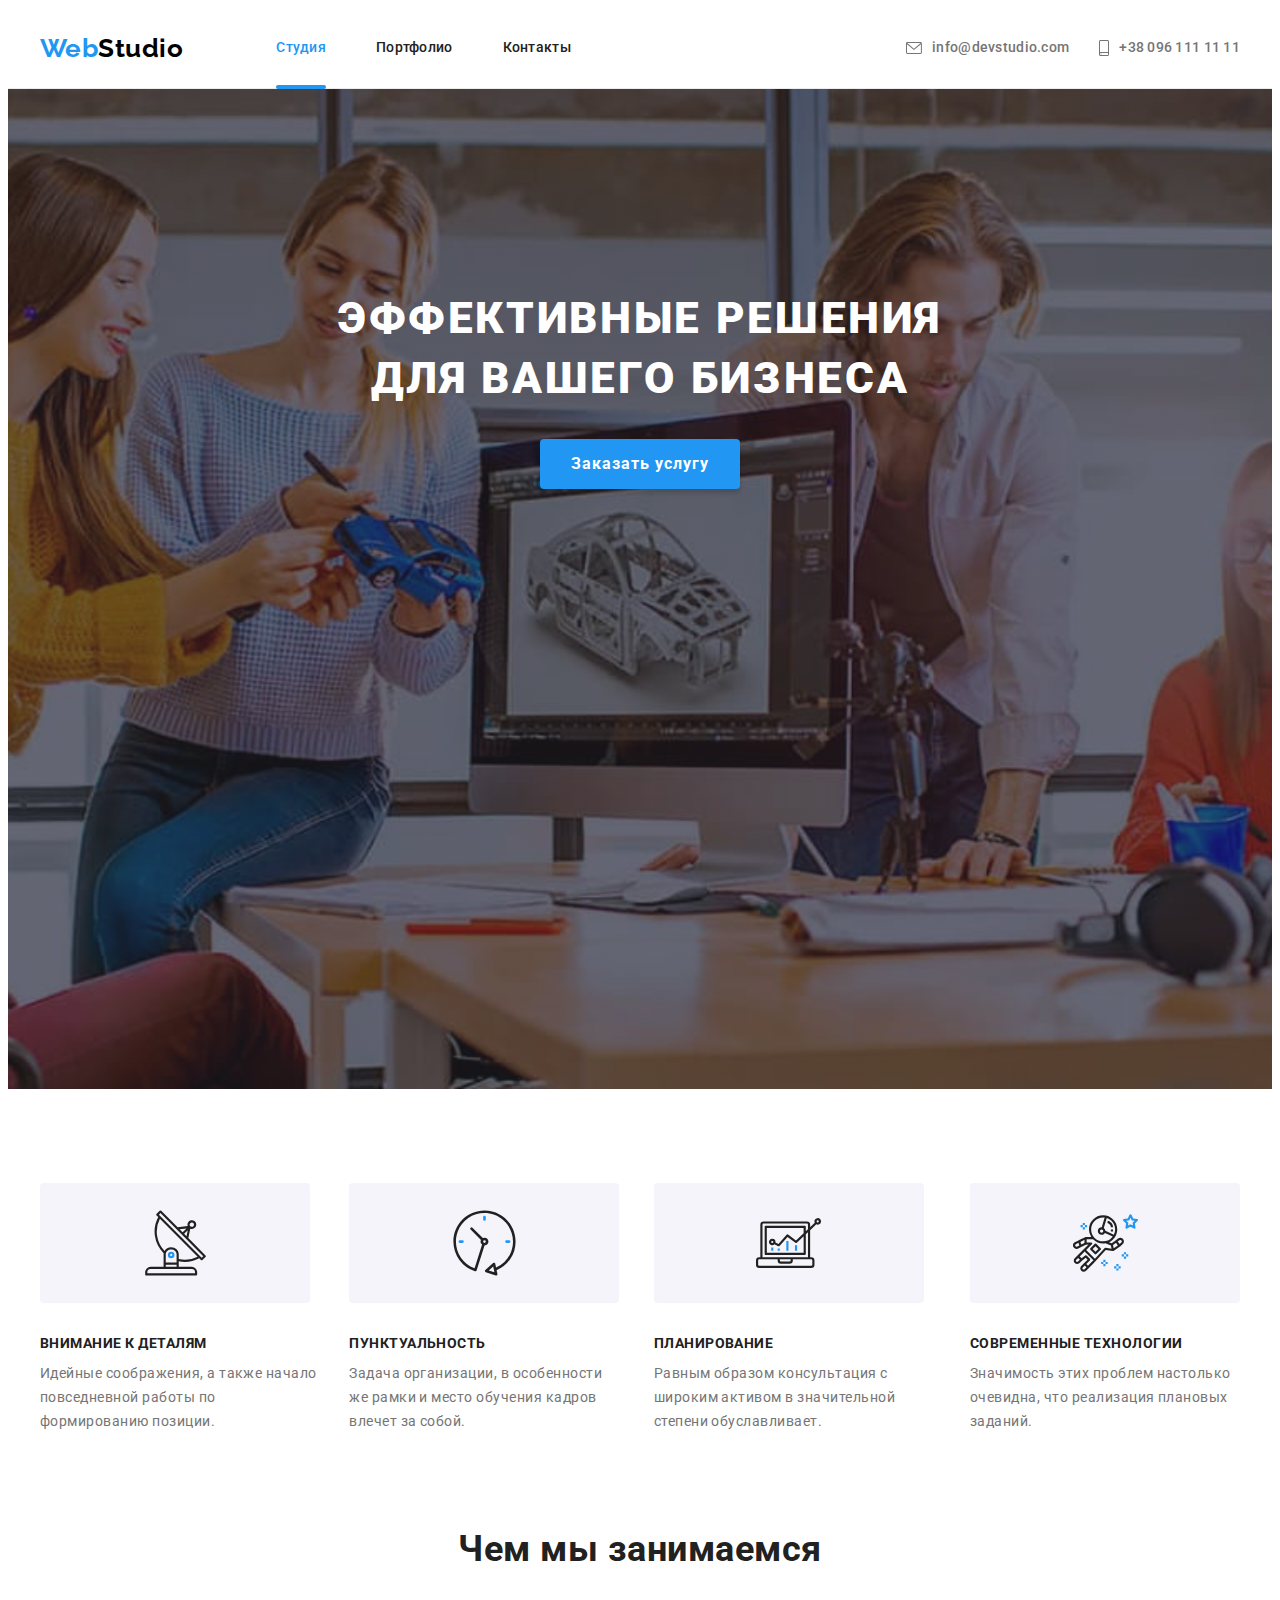
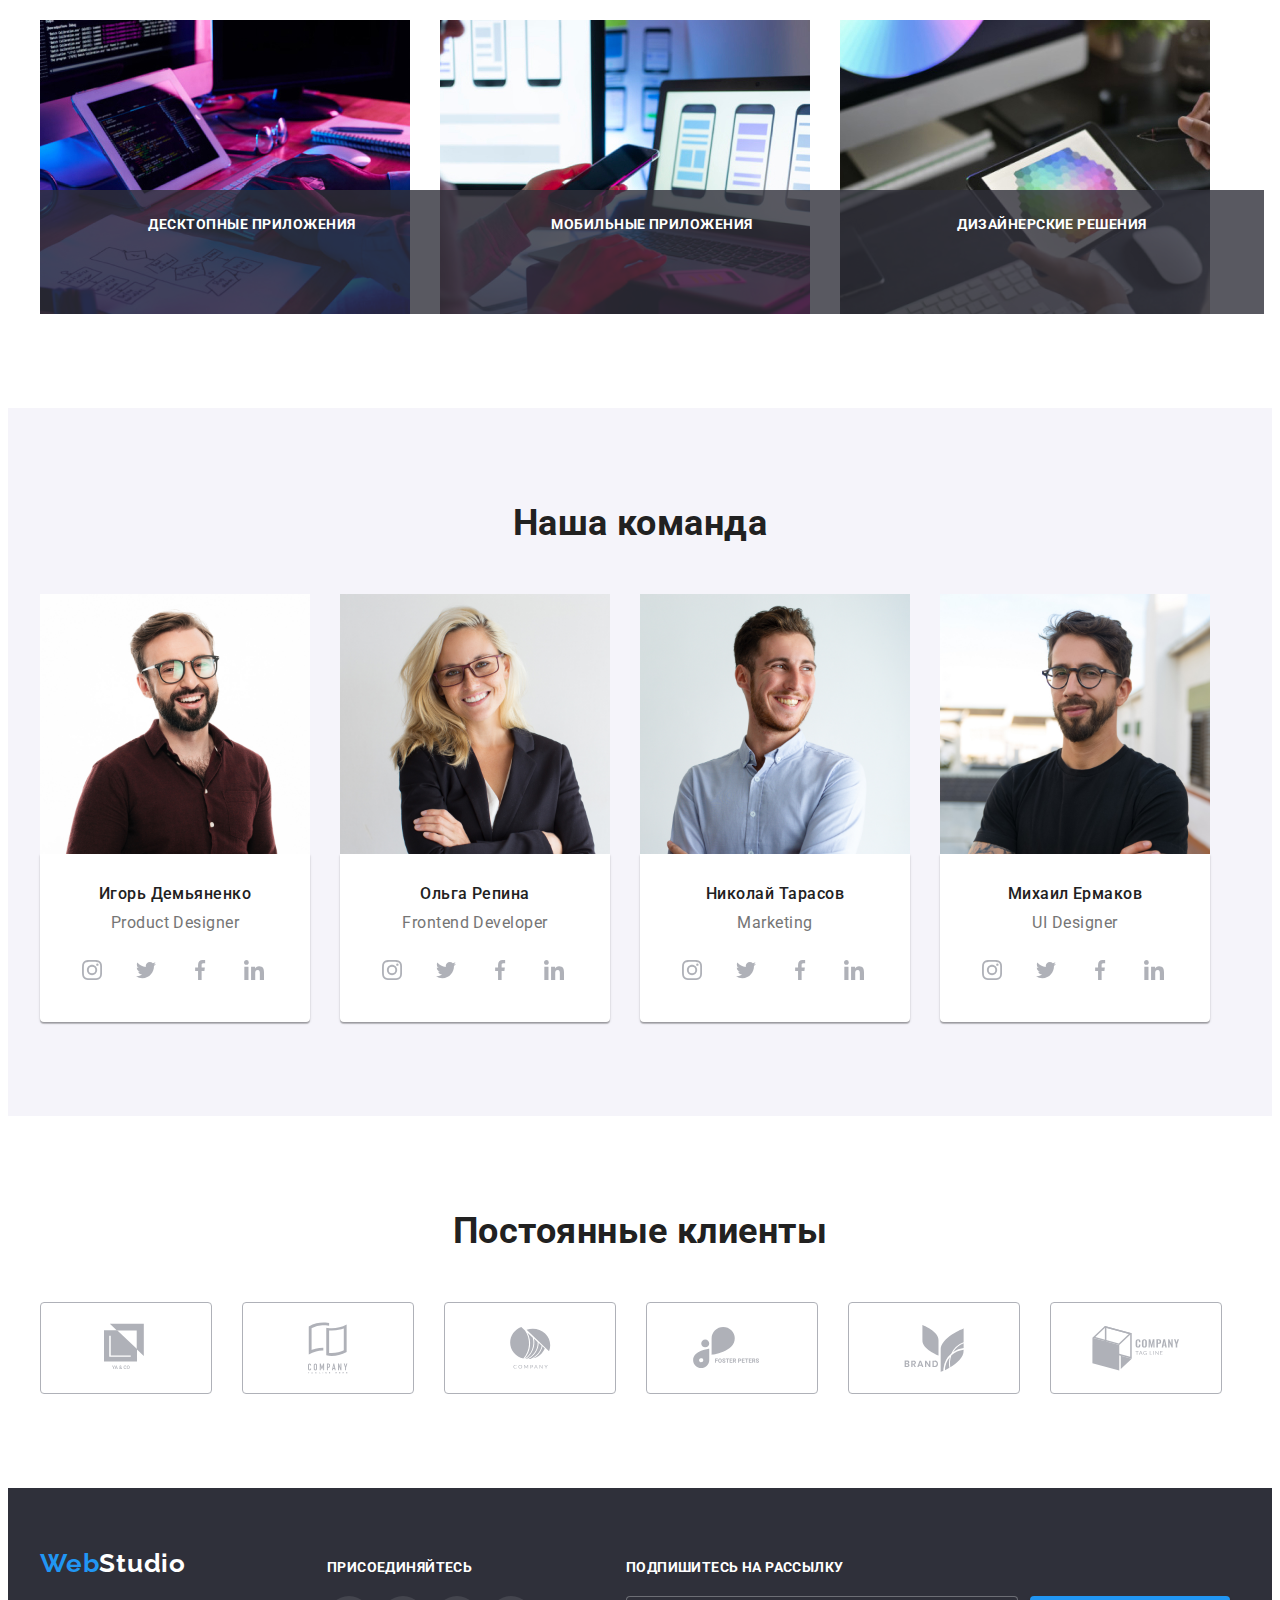
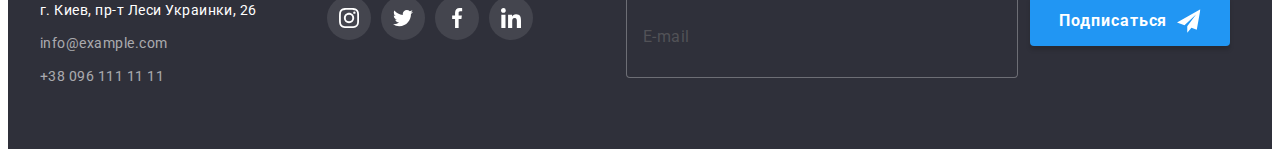
<file: index.html>
<!DOCTYPE html>
<html lang="ru">

  <head>
       <meta charset="UTF-8">
       <meta name="viewport" content="width=device-width, initial-scale=1.0">
       <title>Document</title>
        <link rel="stylesheet" href="https://cdnjs.cloudflare.com/ajax/libs/modern-normalize/1.0.0/modern-normalize.min.css"
        integrity="sha512-ISS7cAi1PEhQ8jnbJpJZMd29NlhNj4AWYyLOSp2CE/CsHxTCu+r+t0D2yoJudVrd0/8fTVPUVDzY5Tvli75u/g=="
        crossorigin="anonymous"/>
        <link rel="preconnect" href="https://fonts.gstatic.com">
        <link href="https://fonts.googleapis.com/css2?family=Raleway:wght@700&family=Roboto:wght@400;500;700;900&display=swap"
        rel="stylesheet">
       <link rel="stylesheet" href="./css/styles.css" />
 <body>
      <!--Header container-->
     <header class="header">
         <div class="container">
              <nav class="navigation">
                   <a href="#" lang="en" class="logo"><span class="accent">Web</span>Studio</a>
                   <ul class="site-nav list">
                      <li class="nav-item"><a href="" class="link current">Студия</a></li>
                      <li class="nav-item"><a href="./portfolio.html" class="link">Портфолио</a></li>
                      <li class="nav-item"><a href="" class="link">Контакты</a></li>
                  </ul>
             </nav>
              <ul class="contact list">
                <li class= "mailto">
                      <a href="mailto:info@devstudio.com" class="link-contact mail">
                         <svg width="16" height="12" class="envelope">
                            <use href="./images/sprite.svg#envelope"></use>
                         </svg>info@devstudio.com
                     </a>
                </li>
                <li>
                      <a href="tel:+380961111111" class="link-contact">
                         <svg width="10" height="16" class="smartphone">
                              <use href="./images/sprite.svg#smartphone"></use>
                         </svg>+38 096 111 11 11
                      </a>
                </li>
              </ul>
        </div>
      </header>
      <main>
          <!--Hero-->
          <section class="section hero">
                 <h1 class="hero-title">Эффективные решения <br> для вашего бизнеса</h1>
                 <button class="btn-hero" type="button" data-modal-open>Заказать услугу</button>
          </section>
          <!--Feature-->
          <section class="section feature">
             <div class="container">
                  <ul class="features list">
                      <li class="list-item">
                         <div class="features-icon">
                             <svg width="65" height="70" class="antenna">
                            <use href="./images/sprite.svg#antenna"></use></svg>
                         </div>
                         <h3 class="features title">Внимание к деталям</h3>
                         <p class="text">Идейные соображения, а также начало повседневной работы по формированию позиции.</p>
                      </li>
                      <li class="list-item">
                         <div class="features-icon">
                            <svg width="65" height="70" class="clock">
                              <use href="./images/sprite.svg#clock"></use></svg>
                         </div>
                         <h3 class="features title">Пунктуальность</h3>
                         <p class="text">Задача организации, в особенности же рамки и место обучения кадров влечет за собой.</p>
                      </li>
                       <li class="list-item">
                         <div class="features-icon">
                            <svg width="65" height="70" class="diagram">
                              <use href="./images/sprite.svg#diagram"></use></svg>
                          </div>
                         <h3 class="features title">Планирование</h3>
                         <p class="text">Равным образом консультация с широким активом в значительной степени обуславливает.</p>
                      </li>
                      <li class="list-item">
                         <div class="features-icon">
                            <svg width="65" height="70" class="astronaut">
                              <use href="./images/sprite.svg#astronaut"></use></svg>
                         </div>
                         <h3 class="features title">Современные технологии</h3>
                         <p class="text">Значимость этих проблем настолько очевидна, что реализация плановых заданий.</p>
                      </li>
                  </ul>
             </div> 
            
          </section>
          <!--About us-->
          <section class="section about-us">
             <div class="container">
                 <h2 class="title">Чем мы занимаемся</h2>
                <ul class="product list">
                   <li class="product-item">
                      <div class="job">
                           <img src="./images/aboutus/img1.jpg" alt="Фото десктопа" width="370" height="294">
                         <div class="job-active">
                            <p class="job-active-text">Десктопные приложения</p>
                         </div>
                      </div>
                   </li>
                    <li class="product-item">
                      <div class="job"> 
                           <img src="./images/aboutus/img2.jpg" alt="Фото мобильного телефона" width="370" height="294">
                         <div class="job-active">
                             <p class="job-active-text">Мобильные приложения</p>
                         </div>
                      </div>
                    </li>
                    <li class="product-item">
                      <div class="job">
                         <img src="./images/aboutus/img3.jpg" alt="Фото дизайна на планшете" width="370" height="294">
                          <div class="job-active">
                             <p class="job-active-text">Дизайнерские решения</p>
                          </div>
                      </div>
                   </li>
                </ul>
             </div>
          </section>
          <!--Our team-->
          <section class="section team">
             <div class="container">
                 <h2 class="title">Наша команда</h2>
                 <ul class="team list"> 
                    <li class="team-people">
                        <img src="./images/team/team1.jpg" alt="Фото И. Демьяненко" width="270" height="260">
                       <div class="people-content">
                           <h3 class="name">Игорь Демьяненко</h3>
                           <p lang="en" class="job">Product Designer</p>
                           <ul class="social list">
                              <li class="social-item">
                                 <a href="" class="social-link">
                                    <svg class="social-icon">
                                       <use href="./images/sprite.svg#instagram"></use>
                                    </svg>
                                 </a>
                              </li>
                              <li class="social-item">
                                 <a href="" class="social-link">
                                    <svg class="social-icon">
                                       <use href="./images/sprite.svg#twitter"></use>
                                    </svg>
                                 </a>
                              </li>
                              <li class="social-item">
                                 <a href="" class="social-link">
                                    <svg class="social-icon">
                                       <use href="./images/sprite.svg#facebook"></use>
                                    </svg>
                                 </a>
                              </li>
                              <li class="social-item">
                                 <a href="" class="social-link">
                                    <svg class="social-icon">
                                       <use href="./images/sprite.svg#linkedin"></use>
                                    </svg>
                                 </a>
                              </li>
                           </ul>
                      </div>
                   </li>
                    <li class="team-people">
                       <img src="./images/team/team2.jpg" alt="Фото О. Репиной" width="270" height="260">
                      <div class="people-content">
                         <h3 class="name">Ольга Репина</h3>
                         <p lang="en" class="job">Frontend Developer</p>
                        <ul class="social list">
                           <li class="social-item">
                              <a href="#" class="social-link">
                                 <svg class="social-icon">
                                    <use href="./images/sprite.svg#instagram"></use>
                                 </svg>
                              </a>
                           </li>
                           <li class="social-item">
                              <a href="#" class="social-link">
                                 <svg class="social-icon">
                                    <use href="./images/sprite.svg#twitter"></use>
                                 </svg>
                              </a>
                           </li>
                           <li class="social-item">
                              <a href="#" class="social-link">
                                 <svg class="social-icon">
                                    <use href="./images/sprite.svg#facebook"></use>
                                 </svg>
                              </a>
                           </li>
                           <li class="social-item">
                              <a href="#" class="social-link">
                                 <svg class="social-icon">
                                    <use href="./images/sprite.svg#linkedin"></use>
                                 </svg>
                              </a>
                           </li>
                        </ul>
                      </div>
                   </li>
                    <li class="team-people">
                       <img src="./images/team/team3.jpg" alt="Фото Н. Тарасова" width="270" height="260">
                       <div class="people-content">
                           <h3 class="name">Николай Тарасов</h3>
                           <p lang="en" class="job">Marketing</p>
                           <ul class="social list">
                              <li class="social-item">
                                 <a href="#" class="social-link">
                                    <svg class="social-icon">
                                       <use href="./images/sprite.svg#instagram"></use>
                                    </svg>
                                 </a>
                              </li>
                              <li class="social-item">
                                 <a href="#" class="social-link">
                                    <svg class="social-icon">
                                       <use href="./images/sprite.svg#twitter"></use>
                                    </svg>
                                 </a>
                              </li>
                              <li class="social-item">
                                 <a href="#" class="social-link">
                                    <svg class="social-icon">
                                       <use href="./images/sprite.svg#facebook"></use>
                                    </svg>
                                 </a>
                              </li>
                              <li class="social-item">
                                 <a href="#" class="social-link">
                                    <svg class="social-icon">
                                       <use href="./images/sprite.svg#linkedin"></use>
                                    </svg>
                                 </a>
                              </li>
                           </ul>
                      </div>
                   </li>
                    <li class="team-people">
                       <img src="./images/team/team4.jpg" alt="Фото М. Ермакова" width="270" height="260">
                       <div class="people-content">
                          <h3 class="name">Михаил Ермаков</h3>
                          <p lang="en" class="job">UI Designer</p>
                        <ul class="social list">
                           <li class="social-item">
                              <a href="#" class="social-link">
                                 <svg class="social-icon">
                                    <use href="./images/sprite.svg#instagram"></use>
                                 </svg>
                              </a>
                           </li>
                           <li class="social-item">
                              <a href="#" class="social-link">
                                 <svg class="social-icon">
                                    <use href="./images/sprite.svg#twitter"></use>
                                 </svg>
                              </a>
                           </li>
                           <li class="social-item">
                              <a href="#" class="social-link">
                                 <svg class="social-icon">
                                    <use href="./images/sprite.svg#facebook"></use>
                                 </svg>
                              </a>
                           </li>
                           <li class="social-item">
                              <a href="#" class="social-link">
                                 <svg class="social-icon">
                                    <use href="./images/sprite.svg#linkedin"></use>
                                 </svg>
                              </a>
                           </li>
                        </ul>
                      </div>
                   </li>
                </ul>
             </div>
          </section>
          <!-- Clients -->
          <section class="clients">
             <div class="container">
               <h2 class="title">Постоянные клиенты</h2>
               <ul class="list-clients list">
                  <li class="item-clients">
                     <a href="#" class="link-clients">
                        <svg width="44" height="50" class="clients-icon">
                           <use href="./images/sprite.svg#yaco"></use>
                        </svg>
                     </a>
                  </li>
                  <li class="item-clients">
                     <a href="#" class="link-clients">
                        <svg width="40" height="52" class="clients-icon">
                           <use href="./images/sprite.svg#taglinehere"></use>
                        </svg>
                     </a>
                  </li>
                  <li class="item-clients">
                     <a href="#" class="link-clients">
                        <svg width="41" height="42" class="clients-icon">
                           <use href="./images/sprite.svg#company"></use>
                        </svg>
                     </a>
                  </li>
                  <li class="item-clients">
                     <a href="#" class="link-clients">
                        <svg width="79" height="42" class="clients-icon">
                           <use href="./images/sprite.svg#foster"></use>
                        </svg>
                     </a>
                  </li>
                  <li class="item-clients">
                     <a href="#" class="link-clients">
                        <svg width="60" height="47" class="clients-icon">
                           <use href="./images/sprite.svg#brand"></use>
                        </svg>
                     </a>
                  </li>
                  <li class="item-clients">
                     <a href="#" class="link-clients">
                        <svg width="88" height="45" class="clients-icon">
                           <use href="./images/sprite.svg#tagline"></use>
                        </svg>
                     </a>
                  </li>
               </ul>
             </div>
          </section>
     </main>
      <!--Footer-->
    <footer class="footer">
       <div class="container footer">
          <div>
              <a href="#" lang="en" class="logo-footer"><span class="accent">Web</span>Studio</a>
              <address class="adds">
                <p class="location">г. Киев, пр-т Леси Украинки, 26</p>
                 <a href="mailto:info@example.com" class="link-adds mail">info@example.com</a>
                  <a href="tel:+380961111111" class="link-adds">+38 096 111 11 11</a>
              </address>
          </div>
              <!-- /* Join */ -->
          <div class="join">
              <p class="join-text">Присоединяйтесь</p>
              <ul class="social list">
                <li class="social-item entry">
                  <a href="#" class="social-link">
                     <svg class="social-icon">
                       <use href="./images/sprite.svg#instagram"></use>
                     </svg>
                   </a>
                </li>
                <li class="social-item entry">
                   <a href="#" class="social-link">
                     <svg class="social-icon">
                        <use href="./images/sprite.svg#twitter"></use>
                     </svg>
                   </a>
                </li>
                <li class="social-item entry">
                   <a href="#" class="social-link">
                     <svg class="social-icon">
                        <use href="./images/sprite.svg#facebook"></use>
                     </svg>
                   </a>
                </li>
                <li class="social-item entry">
                   <a href="#" class="social-link">
                     <svg class="social-icon">
                        <use href="./images/sprite.svg#linkedin"></use>
                     </svg>
                   </a>
                </li>
             </ul>
          </div>

          <div class="subscribe-form">
             <p class="subscribe-text">Подпишитесь на рассылку</p>
              <form class="footer-form">
                <input class="footer-input" id="mail" type="email" name="user-mail" placeholder="E-mail">
                 <button class="btn-footer-submit" type="submit">Подписаться
                     <svg class="subscribe-icon">
                       <use href="./images/sprite.svg#icon-send"></use>
                    </svg>
                 </button>
             </form>
          </div>
         
       </div>
     </footer>
      <div class="backdrop is-hidden" data-modal>
       <div class="modal">
          <button type="button" data-modal-close class="button-modal">
               <svg class="button-modal-svg">
                  <use href="./images/sprite.svg#icon-close-1"></use>
               </svg>
          </button>
          <form class="form js-speaker-form" action="#">
               <p class="form-text">Оставьте свои данные, мы вам перезвоним</p>
               <label class="label-text" for="name">Имя</label>
             <div class="form-field">
                  <input class="form-input" type="text" name="name" id="name" autofocus />
                  <svg  width="12" height="12" class="icon-name">
                    <use href="./images/sprite.svg#vector" ></use>
                  </svg> 
             </div>
            
               <label class="label-text" for="user-tel">Телефон</label>
               <div class="form-field">
                <input class="form-input" type="tel" name="user-tel" id="user-tel"/>
                 <svg width="13" height="13" class="icon-name">
                   <use href="./images/sprite.svg#vector1"></use>
                  </svg>
              </div>
            
               <label  class="label-text" for="user-mail">Почта</label>
               <div class="form-field">
                 <input class="form-input" type="email" name="user-mail" id="user-mail">
                 <svg width="15" height="12" class="icon-name">
                    <use href="./images/sprite.svg#vector2"></use>
                 </svg>
              </div>
            
             <div class="form-field comment">
                  <label class="label-text" for="comment">Комментарий</label>
                  <textarea class="textarea" name="user-comment" id="comment" placeholder="Введите текст"></textarea>
             </div>
            
             <input class="checkbox" type="checkbox" name="policy" value="" id="policy" />
             <label class="policy" for="policy">Соглашаюсь с рассылкой и принимаю<a class="link-policy" href="#">Условия договора</a></label>

               <button class="btn-form" type="submit">Отправить</button>
          </form>
       </div>
    </div>

    <script src="./js/modal.js"></script>
    <script>
       (() => {
            document.querySelector('.js-speaker-form').addEventListener('submit', e => {
               e.preventDefault();

               new FormData(e.currentTarget).forEach((value, name) =>
                  console.log(`${name}: ${value}`),
               );
            });
         })();
    </script>
 </body>
</html>
</file>
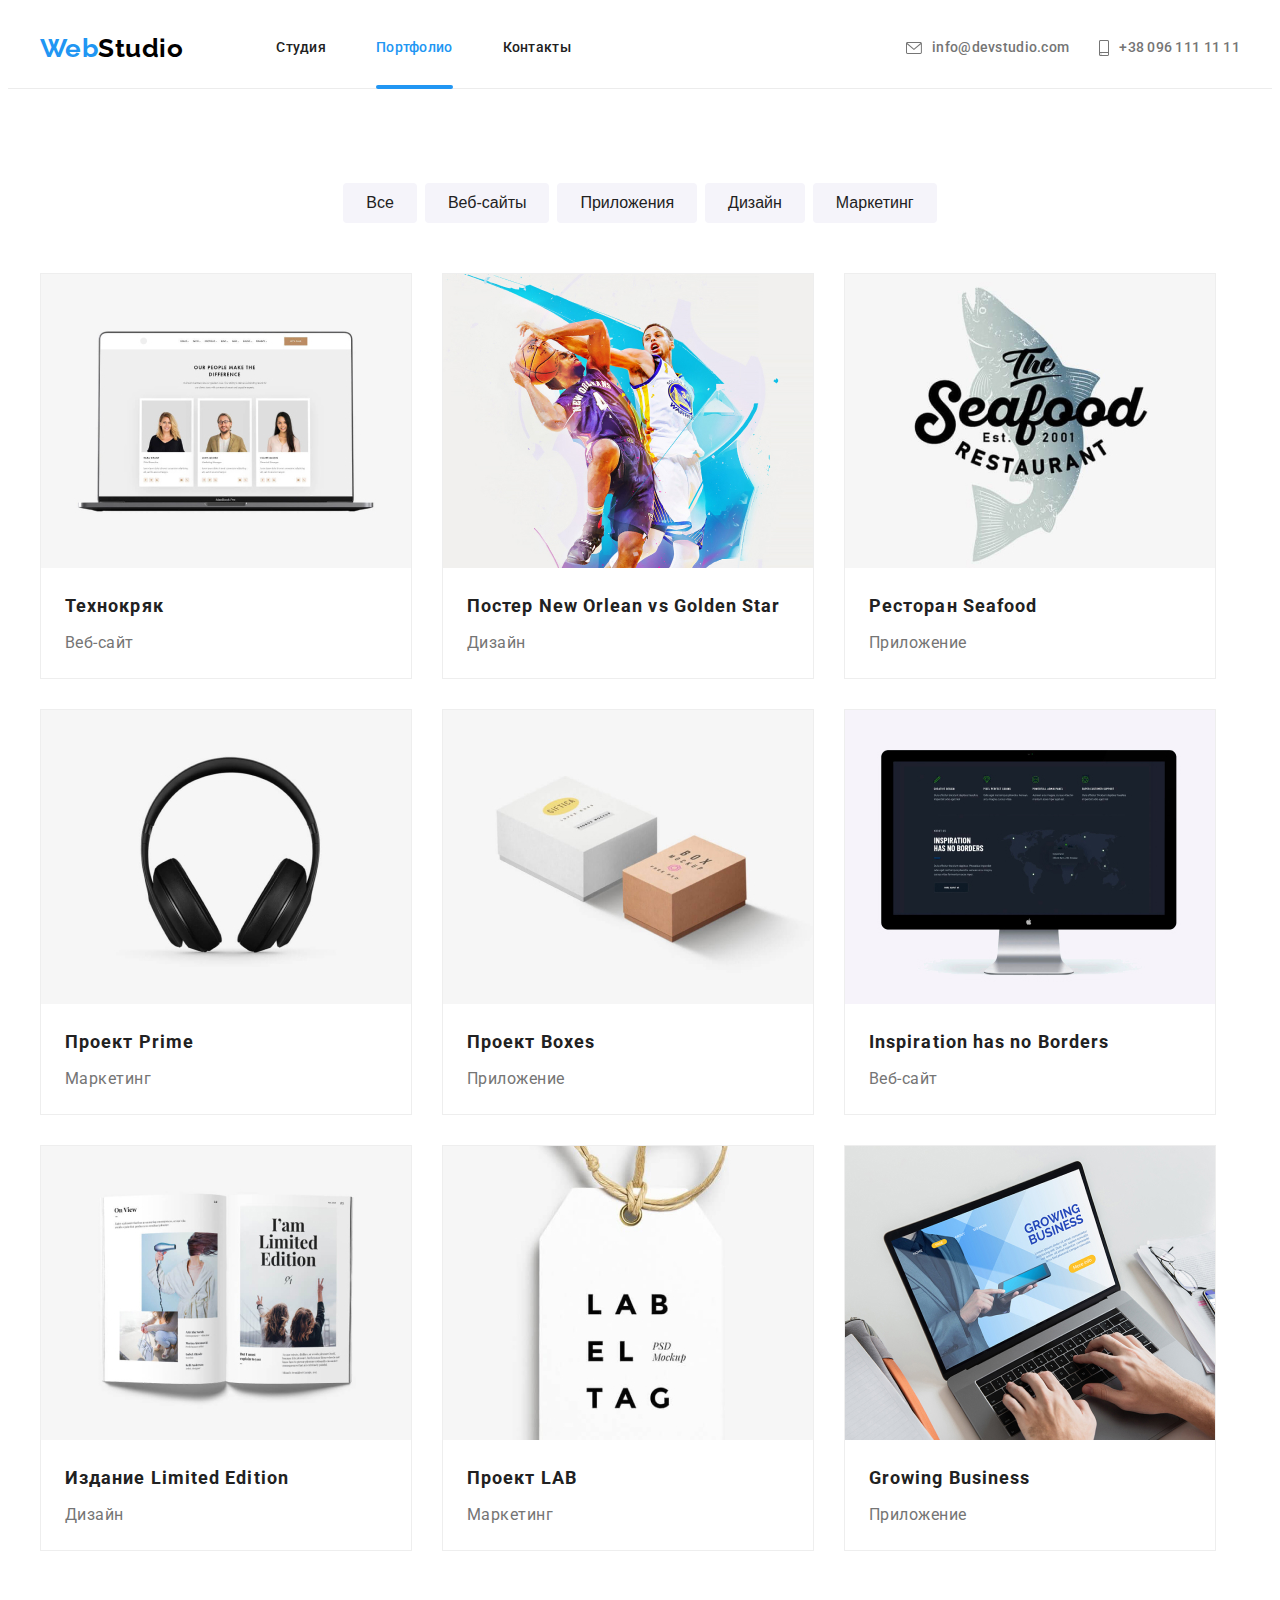
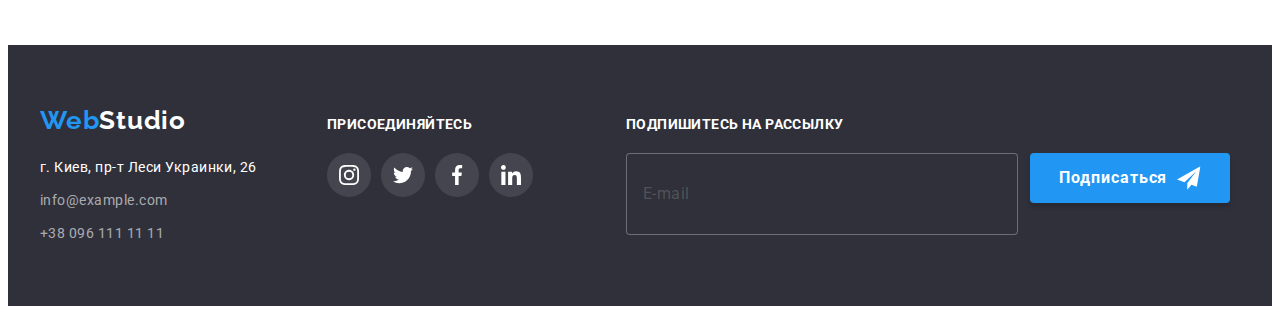
<file: portfolio.html>
<!DOCTYPE html>
<html lang="ru">
 
 <head>
    <meta charset="UTF-8">
    <meta name="viewport" content="width=device-width, initial-scale=1.0">
    <title>Document</title>
    <link rel="stylesheet" href="https://cdnjs.cloudflare.com/ajax/libs/modern-normalize/1.0.0/modern-normalize.min.css" integrity="sha512-ISS7cAi1PEhQ8jnbJpJZMd29NlhNj4AWYyLOSp2CE/CsHxTCu+r+t0D2yoJudVrd0/8fTVPUVDzY5Tvli75u/g==" 
    crossorigin="anonymous" />
    <link rel="preconnect" href="https://fonts.gstatic.com">
    <link href="https://fonts.googleapis.com/css2?family=Raleway:wght@700&family=Roboto:wght@400;500;700;900&display=swap" rel="stylesheet">
    <link rel="stylesheet" href="./css/styles.css"/>
 <body>
      <!--Header container-->
      <header class="header">
         <!--Navigation--> 
         <div class="container">
             <nav class="navigation">
                 <a href="#" lang="en" class="logo"><span class="accent">Web</span>Studio</a>
                 <ul class="site-nav list">
                     <li class="nav-item"><a href="./index.html" class="link">Студия</a></li>
                     <li class="nav-item current"><a href="./portfolio.html" class="link current">Портфолио</a></li>
                     <li class="nav-item"><a href="" class="link">Контакты</a></li>
                 </ul>
              </nav>
              <ul class="contact list">
                  <li class="mailto">
                    <a href="mailto:info@devstudio.com" class="link-contact mail">
                        <svg width="16" height="12" class="envelope">
                            <use href="./images/sprite.svg#envelope"></use>
                        </svg>info@devstudio.com
                    </a>
                  </li>
                  <li>
                    <a href="tel:+380961111111" class="link-contact">
                        <svg width="10" height="16" class="smartphone">
                            <use href="./images/sprite.svg#smartphone"></use>
                        </svg>+38 096 111 11 11
                    </a>
                  </li>
            </ul>
        </div>
     </header>
     <main>
          <!--Content portfolio-->
          <section class="section portfolio">
             <div class="container">  
                  <h1 class="visually-hidden">Фильтр наших работ</h1>
                   <ul class="list portfolio-btn">
                      <li class="btn-list"><button class="button-port" type="button">Все</button></li>
                      <li class="btn-list"><button class="button-port" type="button">Веб-сайты</button></li>
                      <li class="btn-list"><button class="button-port" type="button">Приложения</button></li>
                      <li class="btn-list"><button class="button-port" type="button">Дизайн</button></li>
                      <li class="btn-list"><button class="button-port" type="button">Маркетинг</button></li>
                  </ul>
                 <!-- <"container examples"> -->
                   <h2 class="visually-hidden">Список наших работ</h2>
                   <ul class="portfolio list">
                      <li class="portfolio-cards">
                          <a href="" class="link-img">
                             <div class="portfolio-cards-img">
                                  <img src="./images/portfolio/project1.jpg" alt="Сайт Технокряк" width="370" height="294">
                                   <p class="overlay">Технокряк это современная площадка распространения коронавируса. Компании
                                     используют эту платформу для цифрового шпионажа и атак на защищённые сервера конкурентов.</p>
                              </div>
                              <div class="portfolio-list">
                                  <h3 class="caption">Технокряк</h3>
                                   <p class="subtitle">Веб-сайт</p>
                             </div>
                          </a>
                      </li>

                      <li class="portfolio-cards">
                          <a href="" class="link-img">
                              <div class="portfolio-cards-img">
                                  <img src="./images/portfolio/project2.jpg" alt="Дизайн постера" width="370" height="294">
                                  <p class="overlay">Технокряк это современная площадка распространения коронавируса. Компании
                                  используют эту платформу для цифрового шпионажа и атак на защищённые сервера конкурентов.</p>
                              </div>
                               <div class="portfolio-list">
                                  <h3 class="caption">Постер <span lang="en">New Orlean vs Golden Star</span></h3>
                                  <p class="subtitle">Дизайн</p>
                              </div>
                          </a>
                      </li>
                      <li class="portfolio-cards">
                          <a href="" class="link-img">
                               <div class="portfolio-cards-img">
                                   <img src="./images/portfolio/project3.jpg" alt="Приложение для ресторана" width="370" height="294">
                                   <p class="overlay">Технокряк это современная площадка распространения коронавируса. Компании
                                   используют эту платформу для цифрового шпионажа и атак на защищённые сервера конкурентов.</p>
                              </div>
                              <div class="portfolio-list">
                                  <h3 class="caption">Ресторан <span lang="en">Seafood</span></h3>
                                  <p class="subtitle">Приложение</p>
                              </div>
                          </a>
                      </li>
                       <li class="portfolio-cards">
                          <a href="" class="link-img">
                              <div class="portfolio-cards-img">
                                 <img src="./images/portfolio/project4.jpg" alt="Маркетинг проект" width="370" height="294">
                                  <p class="overlay">Технокряк это современная площадка распространения коронавируса. Компании
                                  используют эту платформу для цифрового шпионажа и атак на защищённые сервера конкурентов.</p>
                             </div>
                              <div class="portfolio-list">
                                  <h3 class="caption">Проект <span lang="en">Prime</span></h3>
                                   <p class="subtitle">Маркетинг</p>
                              </div>
                          </a>
                      </li>
                      <li class="portfolio-cards">
                           <a href="#" class="link-img">
                             <div class="portfolio-cards-img">
                                  <img src="./images/portfolio/project5.jpg" alt="Проект приложения" width="370" height="294">
                                  <p class="overlay">Технокряк это современная площадка распространения коронавируса. Компании
                                    используют эту платформу для цифрового шпионажа и атак на защищённые сервера конкурентов.</p>
                             </div>
                             <div class="portfolio-list">
                                  <h3 class="caption">Проект <span lang="en">Boxes</span></h3>
                                   <p class="subtitle">Приложение</p>
                              </div>
                          </a>
                     </li>
                      <li class="portfolio-cards">
                           <a href="" class="link-img">
                               <div class="portfolio-cards-img">
                                   <img src="./images/portfolio/project6.jpg" alt="Сайт Вдохновение" width="370" height="294">
                                   <p class="overlay">Технокряк это современная площадка распространения коронавируса. Компании
                                    используют эту платформу для цифрового шпионажа и атак на защищённые сервера конкурентов.</p>
                              </div>
                              <div class="portfolio-list">
                                 <h3 lang="en" class="caption">Inspiration has no Borders</h3>
                                 <p class="subtitle">Веб-сайт</p>
                             </div>
                          </a>
                     </li>
                      <li class="portfolio-cards">
                         <a href="" class="link-img">
                             <div class="portfolio-cards-img">
                                  <img src="./images/portfolio/project7.jpg" alt="Дизайн издания" width="370" height="294">
                                   <p class="overlay">Технокряк это современная площадка распространения коронавируса. Компании
                                    используют эту платформу для цифрового шпионажа и атак на защищённые сервера конкурентов.</p>
                              </div>
                              <div class="portfolio-list">
                                 <h3 class="caption">Издание <span lang="en">Limited Edition</span></h3>
                                 <p class="subtitle">Дизайн</p>
                             </div>
                          </a>
                     </li>
                      <li class="portfolio-cards">
                         <a href="" class="link-img">
                              <div class="portfolio-cards-img">
                                  <img src="./images/portfolio/project8.jpg" alt="Маркетинг проекта" width="370" height="294">
                                  <p class="overlay">Технокряк это современная площадка распространения коронавируса. Компании
                                   используют эту платформу для цифрового шпионажа и атак на защищённые сервера конкурентов.</p>
                              </div>
                              <div class="portfolio-list">
                                  <h3 class="caption">Проект <span lang="en">LAB</span></h3>
                                  <p class="subtitle">Маркетинг</p>
                              </div>
                           </a>
                     </li>
                      <li class="portfolio-cards">
                         <a href="" class="link-img">
                             <div class="portfolio-cards-img">
                                 <img src="./images/portfolio/project9.jpg" alt="Приложения для бизнеса" width="370" height="294">
                                  <p class="overlay">Технокряк это современная площадка распространения коронавируса. Компании
                                   используют эту платформу для цифрового шпионажа и атак на защищённые сервера конкурентов.</p>
                             </div>
                             <div class="portfolio-list">
                                  <h3 lang="en" class="caption">Growing Business</h3>
                                   <p class="subtitle">Приложение</p>
                              </div>
                          </a>
                      </li>
                   </ul>
             </div>
          </section>
     </main>
        <!--Footer-->
    <footer class="footer">
         <div class="container footer">
             <div>
                 <a href="#" lang="en" class="logo-footer"><span class="accent">Web</span>Studio</a>
                 <address class="adds">
                    <p class="location">г. Киев, пр-т Леси Украинки, 26</p>
                    <a href="mailto:info@example.com" class="link-adds mail">info@example.com</a>
                    <a href="tel:+380961111111" class="link-adds">+38 096 111 11 11</a>
                 </address>
             </div>
             <!-- /* Join */ -->
             <div class="join">
                   <p class="join-text">Присоединяйтесь</p>
                 <ul class="social list">
                      <li class="social-item entry">
                           <a href="#" class="social-link">
                              <svg class="social-icon">
                                   <use href="./images/sprite.svg#instagram"></use>
                             </svg>
                          </a>
                      </li>
                       <li class="social-item entry">
                            <a href="#" class="social-link">
                              <svg class="social-icon">
                                 <use href="./images/sprite.svg#twitter"></use>
                             </svg>
                          </a>
                      </li>
                       <li class="social-item entry">
                        <a href="#" class="social-link">
                            <svg class="social-icon">
                                <use href="./images/sprite.svg#facebook"></use>
                            </svg>
                        </a>
                      </li>
                      <li class="social-item entry">
                           <a href="#" class="social-link">
                               <svg class="social-icon">
                                   <use href="./images/sprite.svg#linkedin"></use>
                              </svg>
                          </a>
                     </li>
                   </ul>
              </div>

               <div class="subscribe-form">
                   <p class="subscribe-text">Подпишитесь на рассылку</p>
                   <form class="footer-form">
                       <input class="footer-input" type="email" name="user-mail" id="mail" placeholder="E-mail">
                      <button class="btn-footer-submit" type="submit">Подписаться
                          <svg class="subscribe-icon">
                             <use href="./images/sprite.svg#icon-send"></use>
                         </svg>
                     </button>
                 </form>
             </div>
          </div>
     </footer>
 </body>
</html>
</file>
<file: css/styles.css>
:root {
  --primary-text-color: #212121;
  --logo-text-color: #000000;
  --title-text-color: #757575;
  --accent-color: #2196f3;
  --white-color: #ffffff;
  --background-team-color: #f5f4fa;
  --background-hero: #2f303a;
  --text-footer-color: rgba(255, 255, 255, 0.6);
  --border-color: #ececec;
  --line-color: #eeeeee;
  --icon-color: #afb1b8;
  --btn-form-color: #188ce8;
}
body {
  color: var(--primary-text-color);
  font-family: Roboto, sans-serif;
  letter-spacing: 0.03em;
}

h1,
h2,
h3,
h4,
h5,
h6,
p {
  margin: 0;
}

ul {
  margin: 0;
  padding: 0;
}

.list {
  list-style: none;
  padding: 0;
  margin: 0;
}

img {
  display: block;
}

a {
  text-decoration: none;
}
.container {
  width: 1200px;
  margin: 0 auto;
  padding-left: 15px;
  padding-right: 15px;
  margin-left: auto;
  margin-right: auto;
}

.visually-hidden {
  position: absolute !important;
  clip: rect(1px 1px 1px 1px); /* IE6, IE7 */
  clip: rect(1px, 1px, 1px, 1px);
  padding: 0 !important;
  border: 0 !important;
  height: 1px !important;
  width: 1px !important;
  overflow: hidden;
}

.header {
  border-bottom: 1px solid var(--border-color);
}

.header .container {
  display: flex;
  align-items: center;
  background: var(--white-color);
}

.navigation {
  display: flex;
  align-items: center;
}

.contact {
  display: flex;
  align-items: center;
}

.accent {
  color: var(--accent-color);
}
.logo {
  color: var(--logo-text-color);
  font-family: Raleway, sans-serif;
  font-weight: 700;
  font-size: 26px;
  line-height: 1.19;
  margin-right: 93px;
}

.site-nav {
  display: flex;
  align-items: center;
}

.site-nav .nav-item:not(:last-child) {
  margin-right: 50px;
}

.site-nav .link.current {
  color: var(--accent-color);
  position: relative;
}
.site-nav .link {
  color: var(--primary-text-color);
  display: block;
  padding-top: 32px;
  padding-bottom: 32px;

  font-weight: 500;
  font-size: 14px;
  line-height: 1.14;
  letter-spacing: 0.02em;

  transition: color 250ms cubic-bezier(0.4, 0, 0.2, 1);
}
.link:focus,
.link:hover {
  color: var(--accent-color);
}

/* Lj,fdkz. gjkjcre*/

.link.current::after {
  display: block;
  position: absolute;
  content: '';
  width: 100%;
  height: 4px;
  left: 0;
  bottom: 0;
  background: var(--accent-color);
  border-radius: 2px;
  margin-bottom: -1px;
}
/* Contact */
.contact.list {
  display: flex;
  margin-left: auto;

  font-weight: 500;
  font-size: 14px;
  line-height: 1.14;
  letter-spacing: 0.02em;
}

.contact.list .link-contact {
  padding-top: 32px;
  padding-bottom: 32px;
}

.contact.list .link-contact + .link-contact {
  margin-left: 50px;
}

.contact a {
  color: var(--title-text-color);
}

.link-contact {
  display: flex;
  align-items: center;
  fill: currentColor;

  transition: color 250ms cubic-bezier(0.4, 0, 0.2, 1);
}
.link-contact:focus,
.link-contact:hover {
  color: var(--accent-color);
}
.mailto {
  margin-right: 30px;
}

.envelope,
.smartphone {
  display: inline-block;
  margin-right: 10px;
}

.features-icon {
  display: flex;
  justify-content: center;
  align-items: center;
  width: 270px;
  height: 120px;
  background: var(--background-team-color);
  border-radius: 4px;
  margin-bottom: 30px;
}
/* Hero */
.section.hero {
  color: var(--white-color);
  background: var(--background-hero);
  padding-top: 200px;
  padding-bottom: 200px;
  text-align: center;

  height: 600px;
  max-width: 1600px;
  margin-left: auto;
  margin-right: auto;
  background-image: linear-gradient(
      to right,
      rgba(47, 48, 58, 0.4),
      rgba(47, 48, 58, 0.4)
    ),
    url(../images/hero.jpg);
  background-size: cover;
  background-repeat: no-repeat;
  background-position: center;
}

.hero-title {
  font-weight: 900;
  font-size: 44px;
  margin-top: 0;
  margin-bottom: 30px;
  line-height: 1.36;
  letter-spacing: 0.06em;
  text-align: center;
  text-transform: uppercase;
  color: var(--white-color);
}

.btn-hero,
.btn-footer-submit {
  display: inline-block;
  color: var(--white-color);
  background-color: var(--accent-color);
  font-family: inherit;
  font-weight: 700;
  font-size: 16px;
  line-height: 1.87;
  letter-spacing: 0.06em;
  width: 200px;
  height: 50px;
  border: none;
  padding: 10px 15px;
  border-radius: 4px;
  box-shadow: 0px 4px 4px rgba(0, 0, 0, 0.15);
  cursor: pointer;
  transition: background-color 250ms cubic-bezier(0.4, 0, 0.2, 1);
}

.btn-hero:hover,
.btn-hero:focus,
.btn-footer-submit:hover,
.btn-footer-submit:focus {
  background-color: var(--btn-form-color);
}

/*Feature*/

.section.feature .container {
  padding-top: 94px;
  padding-bottom: 94px;
}

.features.list {
  display: flex;
}

.list-item:not(:last-child) {
  margin-right: 30px;
}

.list-item {
  min-width: 270px;
}

.features.list .features.title,
.job-active {
  font-weight: 700;
  font-size: 14px;
  line-height: 1.14;
  text-transform: uppercase;
  display: inline-block;
  margin-bottom: 10px;
}

.features.list .text {
  color: var(--title-text-color);
  font-size: 14px;
  line-height: 1.71;
}

/*About us*/

.section.about-us {
  padding-bottom: 94px;
}

.product.list {
  display: flex;
}

.about-us .title,
.team .title,
.clients .title {
  font-weight: 700;
  font-size: 36px;
  line-height: 1.17;
  text-align: center;
  margin-bottom: 50px;
}

.about-us .product-item:not(:last-child) {
  margin-right: 30px;
}

/* Caption to pictures */

.job {
  position: relative;
}

.product-item .job-active {
  width: 100%;
  position: absolute;
  margin: 0;
  bottom: 0%;
  background: rgba(47, 48, 58, 0.8);
  width: 370px;
  height: 70px;
  padding: 27px;
}

.job-active-text {
  text-align: center;
  color: var(--white-color);
}

/*Our team*/
.section.team {
  background: var(--background-team-color);
  padding: 94px 0;
}

.team .team.list {
  display: flex;
  margin-top: 50px;
}

.team .team-people {
  width: 270px;
}

.team .team-people:not(:last-child) {
  margin-right: 30px;
}

.team.list .people-content {
  padding: 30px;
  text-align: center;
  background-color: var(--white-color);
  border-radius: 0px 0px 4px 4px;
  box-shadow: 0px 1px 3px rgba(0, 0, 0, 0.12), 0px 1px 1px rgba(0, 0, 0, 0.14),
    0px 2px 1px rgba(0, 0, 0, 0.2);
}

.team.list .name {
  font-weight: 500;
  font-size: 16px;
  line-height: 1.19;
  text-align: center;
  margin-bottom: 10px;
}
.team.list .job {
  color: var(--title-text-color);
  font-size: 16px;
  line-height: 1.19;
  text-align: center;
  margin-bottom: 16px;
}

.social.list {
  display: flex;
}
.social-icon {
  width: 20px;
  height: 20px;

  transition: fill 250ms cubic-bezier(0.4, 0, 0.2, 1);
}
.social-link {
  display: flex;
  align-items: center;
  justify-content: center;
  width: 44px;
  height: 44px;
  background-color: var(--white-color);
  border-radius: 50%;
  fill: var(--icon-color);
  transition: background-color 250ms cubic-bezier(0.4, 0, 0.2, 1);
}
.social-item:not(:last-child) {
  margin-right: 10px;
}

.social-link:hover,
.social-link:focus {
  background-color: var(--accent-color);
}

.social-link:hover .social-icon,
.social-link:focus .social-icon {
  fill: var(--white-color);
}

/* Clients */
.list-clients.list {
  display: flex;
}
.clients {
  padding: 94px 0;
}

.link-clients {
  display: flex;
  align-items: center;
  justify-content: center;
  width: 170px;
  height: 90px;
  fill: var(--icon-color);
  border: 1px solid var(--icon-color);
  border-radius: 4px;

  transition: border-color 250ms cubic-bezier(0.4, 0, 0.2, 1);
}

.item-clients:not(:last-child) {
  margin-right: 30px;
}
.clients-icon {
  transition: fill 250ms cubic-bezier(0.4, 0, 0.2, 1);
}

.link-clients:hover,
.link-clients:focus,
.link-clients:hover .clients-icon,
.link-clients:focus .clients-icon {
  fill: var(--accent-color);
  border-color: var(--accent-color);
}

/*Footer*/
.footer {
  background: var(--background-hero);
}

.adds {
  display: flex;
  flex-direction: column;
}
.container.footer {
  display: flex;
  align-items: baseline;
  padding-top: 60px;
  padding-bottom: 60px;
}
.adds .location {
  color: var(--white-color);
  font-size: 14px;
  line-height: 1.71;
  font-style: normal;
  margin-bottom: 9px;
}

.adds .link-adds {
  color: var(--text-footer-color);
  font-weight: 400;
  font-size: 14px;
  line-height: 1.71;
  font-style: normal;

  transition: color 250ms cubic-bezier(0.4, 0, 0.2, 1);
}

.link-adds:focus,
.link-adds:hover {
  color: var(--accent-color);
}

.link-adds.mail {
  margin-bottom: 9px;
}

.logo-footer {
  color: var(--white-color);
  font-family: Raleway, sans-serif;
  font-weight: 700;
  font-size: 26px;
  line-height: 1.19;
  letter-spacing: 0.03em;

  display: inline-block;
  margin-bottom: 20px;
  margin-right: 0;
  padding: 0;
}

/* Join */

.join-text,
.subscribe-text {
  color: var(--white-color);
  font-family: Roboto, sans-serif;
  font-weight: 700;
  font-size: 14px;
  line-height: 1.14;
  letter-spacing: 0.03em;
  text-transform: uppercase;
  font-style: normal;
  margin-bottom: 20px;
  display: flex;
}
.join {
  margin-left: 70px;
}
.social-item.entry {
  border-radius: 50%;
}
.social-item.entry .social-link {
  background-color: rgba(255, 255, 255, 0.1);
  fill: var(--white-color);
}

.social-item.entry:hover,
.social-item.entry:focus {
  background-color: var(--accent-color);
}

/* Subscribe */

.subscribe-form {
  margin: 0 0 0 93px;
}
.footer-form {
  display: flex;
}

.footer-input {
  height: 50px;
  min-width: 358px;
  border: 1px solid rgba(255, 255, 255, 0.3);
  border-radius: 4px;
  background-color: var(--background-hero);
  color: var(--white-color);
  padding: 15px 16px;
  margin-right: 12px;
  outline: none;
  transition: border-color 250ms cubic-bezier(0.4, 0, 0.2, 1);
}

.footer-input:hover {
  border-color: var(--accent-color);
}

.footer-form input::placeholder {
  font-family: Roboto, sans-serif;
  font-size: 16px;
  line-height: 1.25;
  letter-spacing: 0.03em;
  color: rgba(117, 117, 117, 0.5);
}

.subscribe-icon {
  width: 24px;
  height: 24px;
  margin-left: 10px;
}

.btn-footer-submit {
  display: flex;
  align-items: center;
  padding: 10px 29px;
  transition: background-color 250ms cubic-bezier(0.4, 0, 0.2, 1);
}

/* portfolio*/

.section.portfolio {
  padding-top: 94px;
  padding-bottom: 94px;
}

.list.portfolio-btn {
  display: flex;
  justify-content: center;
  margin-bottom: 50px;
}

.btn-list:not(:last-child) {
  margin-right: 8px;
}

.button-port {
  color: var(--primary-text-color);
  background-color: var(--background-team-color);
  font-weight: 500;
  font-size: 16px;
  line-height: 1.63;

  border: none;
  text-align: center;
  border-radius: 4px;
  outline: none;
  min-width: 73px;
  border: 1px solid transparent;
  cursor: pointer;
  display: inline-block;
  padding: 6px 22px;

  transition: color 250ms cubic-bezier(0.4, 0, 0.2, 1),
    background-color 250ms cubic-bezier(0.4, 0, 0.2, 1),
    box-shadow 250ms cubic-bezier(0.4, 0, 0.2, 1);
}
.button-port:focus,
.button-port:hover {
  color: var(--background-team-color);
  background-color: var(--accent-color);
  box-shadow: 0px 4px 4px rgba(0, 0, 0, 0.25);
}

.portfolio.list {
  display: flex;
  flex-wrap: wrap;
  border-color: var(--line-color);
}
.portfolio-cards {
  margin-right: 30px;
  margin-bottom: 30px;
  width: 370px;
  border: 1px solid #eeeeee;
}

.portfolio-cards:nth-child(3n) {
  margin-right: 0;
}

.portfolio-cards:nth-last-child(-n + 3) {
  margin-bottom: 0;
}

.list .caption {
  color: var(--primary-text-color);
  font-weight: 700;
  font-size: 18px;
  line-height: 2;
  letter-spacing: 0.06em;

  display: block;
  margin-bottom: 4px;
}

.portfolio-list {
  padding: 20px 24px;
}

.portfolio-list .subtitle {
  color: var(--title-text-color);
  font-size: 16px;
  line-height: 1.88;
  font-weight: 400;
  letter-spacing: 0.03em;
  margin: 0;
}

.link-img {
  display: inline-block;
  transition: box-shadow 250ms cubic-bezier(0.4, 0, 0.2, 1);
}

.link-img:hover,
.link-img:focus {
  box-shadow: 0px 1px 1px rgba(0, 0, 0, 0.12), 0px 4px 4px rgba(0, 0, 0, 0.06),
    1px 4px 6px rgba(0, 0, 0, 0.16);
}

/* overlay */

.portfolio-cards-img {
  position: relative;
  overflow: hidden;
}

.overlay {
  position: absolute;
  left: 0;
  top: 0;
  width: 100%;
  height: 100%;
  background: rgba(33, 150, 243, 0.9);
  padding: 63px 24px;
  font-family: Roboto, sans-serif;
  font-style: normal;
  font-weight: 400;
  font-size: 18px;
  line-height: 1.56;
  color: var(--white-color);
  transform: translateY(100%);
  transition: transform 250ms cubic-bezier(0.4, 0, 0.2, 1);
}

.link-img:hover .overlay {
  transform: translateY(0);
}

/* backdrop */

.backdrop {
  position: fixed;
  top: 0;
  left: 0;
  width: 100%;
  height: 100%;
  background: rgba(0, 0, 0, 0.2);
  transition: opacity 250ms cubic-bezier(0.4, 0, 0.2, 1);
}

.modal {
  position: absolute;
  top: 50%;
  left: 50%;
  transform: translate(-50%, -50%);
  width: 528px;
  height: 581px;
  padding: 40px;
  opacity: 1;
  background: #ffffff;
  box-shadow: 0px 1px 3px rgba(0, 0, 0, 0.12), 0px 1px 1px rgba(0, 0, 0, 0.14),
    0px 2px 1px rgba(0, 0, 0, 0.2);
  border-radius: 4px;
  transition: transform 250ms cubic-bezier(0.4, 0, 0.2, 1);
}
.button-modal {
  position: absolute;
  top: 8px;
  right: 8px;
  width: 30px;
  height: 30px;

  background: var(--white-color);
  border: 1px solid rgba(0, 0, 0, 0.1);
  box-sizing: border-box;
  cursor: pointer;
  border-radius: 50%;
}

.button-modal-svg {
  width: 11px;
  height: 11px;
}

.is-hidden {
  visibility: hidden;
  opacity: 0;
  pointer-events: none;
}

.backdrop.is-hidden .modal {
  transform: translate(-50%, -50%) scale(0.75);
}

/* form */

.form-field {
  display: block;
}

.form-text {
  width: 100%;
  font-family: Roboto, sans-serif;
  font-style: normal;
  font-weight: 700;
  font-size: 20px;
  line-height: 23px;
  text-align: center;
  margin-bottom: 12px;
}

.form .label-text {
  margin-bottom: 4px;
  font-family: Roboto;
  font-style: normal;
  font-weight: normal;
  font-size: 12px;
  line-height: 1.67;
  letter-spacing: 0.01em;
  color: var(--title-text-color);
}

.form {
  width: 448px;
}

.form-field {
  position: relative;
  display: flex;
  flex-direction: column;
  margin-bottom: 10px;
  width: 100%;
}
.icon-name {
  position: absolute;
  top: 50%;
  left: 15px;
  transform: translateY(-50%);
  display: block;
  transition: fill 250ms cubic-bezier(0.4, 0, 0.2, 1);
}

.form-field .form-input {
  display: block;
  width: 100%;
  margin: 0;
  border: 1px solid rgba(33, 33, 33, 0.2);
  box-sizing: border-box;
  border-radius: 4px;
  height: 40px;
  padding: 12px 0 12px 42px;
  font-size: 12px;
  line-height: 1.14;
  letter-spacing: 0.01em;
  cursor: pointer;
  transition: border-color 250ms cubic-bezier(0.4, 0, 0.2, 1);
}

.form-field .form-input:focus,
.form-field .form-input:hover,
.form-field .textarea:focus,
.form-field .textarea:hover {
  outline: none;
  border-color: var(--accent-color);
}

.form-input:focus + .icon-name,
.form-input:hover + .icon-name {
  fill: var(--accent-color);
}

.form-field textarea::placeholder {
  font-family: Roboto, sans-serif;
  font-size: 12px;
  line-height: 1.14;
  letter-spacing: 0.01em;
  color: rgba(117, 117, 117, 0.5);
}

.form-field .textarea {
  display: block;
  width: 100%;
  padding: 12px 16px;
  border: 1px solid rgba(33, 33, 33, 0.2);
  border-radius: 4px;
  height: 120px;
  resize: none;
  font-size: 12px;
  line-height: 1.14;
  letter-spacing: 0.01em;
  transition: border-color 250ms cubic-bezier(0.4, 0, 0.2, 1);
}

/* checkbox */

.checkbox {
  position: absolute;
  width: 1px;
  height: 1px;
  margin: -1px;
  bottom: 0;
  padding: 0;
  clip: rect(0 0 0 0);
  overflow: hidden;
}

.policy::before {
  content: ' ';
  width: 16px;
  height: 15px;
  background-color: var(--primary-text-color);
  border: 2px solid var(--primary-text-color);
  background: #ffffff;
  box-shadow: 0px 1px 3px rgba(0, 0, 0, 0.12), 0px 1px 1px rgba(0, 0, 0, 0.14),
    0px 2px 1px rgba(0, 0, 0, 0.2);
  border-radius: 4px;
  margin-right: 7px;
  transition: border-color 250ms cubic-bezier(0.4, 0, 0.2, 1);
}

.checkbox:checked + .policy::before {
  border-color: var(--accent-color);
  background-color: var(--accent-color);
  background-image: url('../images/checkbox1.svg');
  background-size: contain;
  background-origin: content-box;
  border-radius: 2px;
}

.checkbox:focus + .policy::before {
  outline: 1px solid var(--accent-color);
}

.policy {
  display: flex;
  align-items: center;
  font-style: normal;
  justify-content: center;
  font-family: Roboto, sans-serif;
  font-weight: 400;
  font-size: 14px;
  line-height: 1.71;
  margin-bottom: 30px;
  letter-spacing: 0.03em;
  color: var(--title-text-color);
}

.link-policy {
  color: var(--accent-color);
  text-decoration: underline;
  margin-left: 4px;
}

.btn-form {
  display: block;
  color: var(--white-color);
  background-color: var(--accent-color);
  box-shadow: 0px 4px 4px rgba(0, 0, 0, 0.15);
  font-weight: 700;
  font-size: 16px;
  line-height: 1.87;
  letter-spacing: 0.06em;
  width: 200px;
  height: 50px;
  border: none;
  border-radius: 4px;
  cursor: pointer;
  padding: 10px 20px;
  margin: auto;
  transition: background-color 250ms cubic-bezier(0.4, 0, 0.2, 1);
  align-items: center;
}

.btn-form:hover {
  background-color: var(--btn-form-color);
}
</file>
